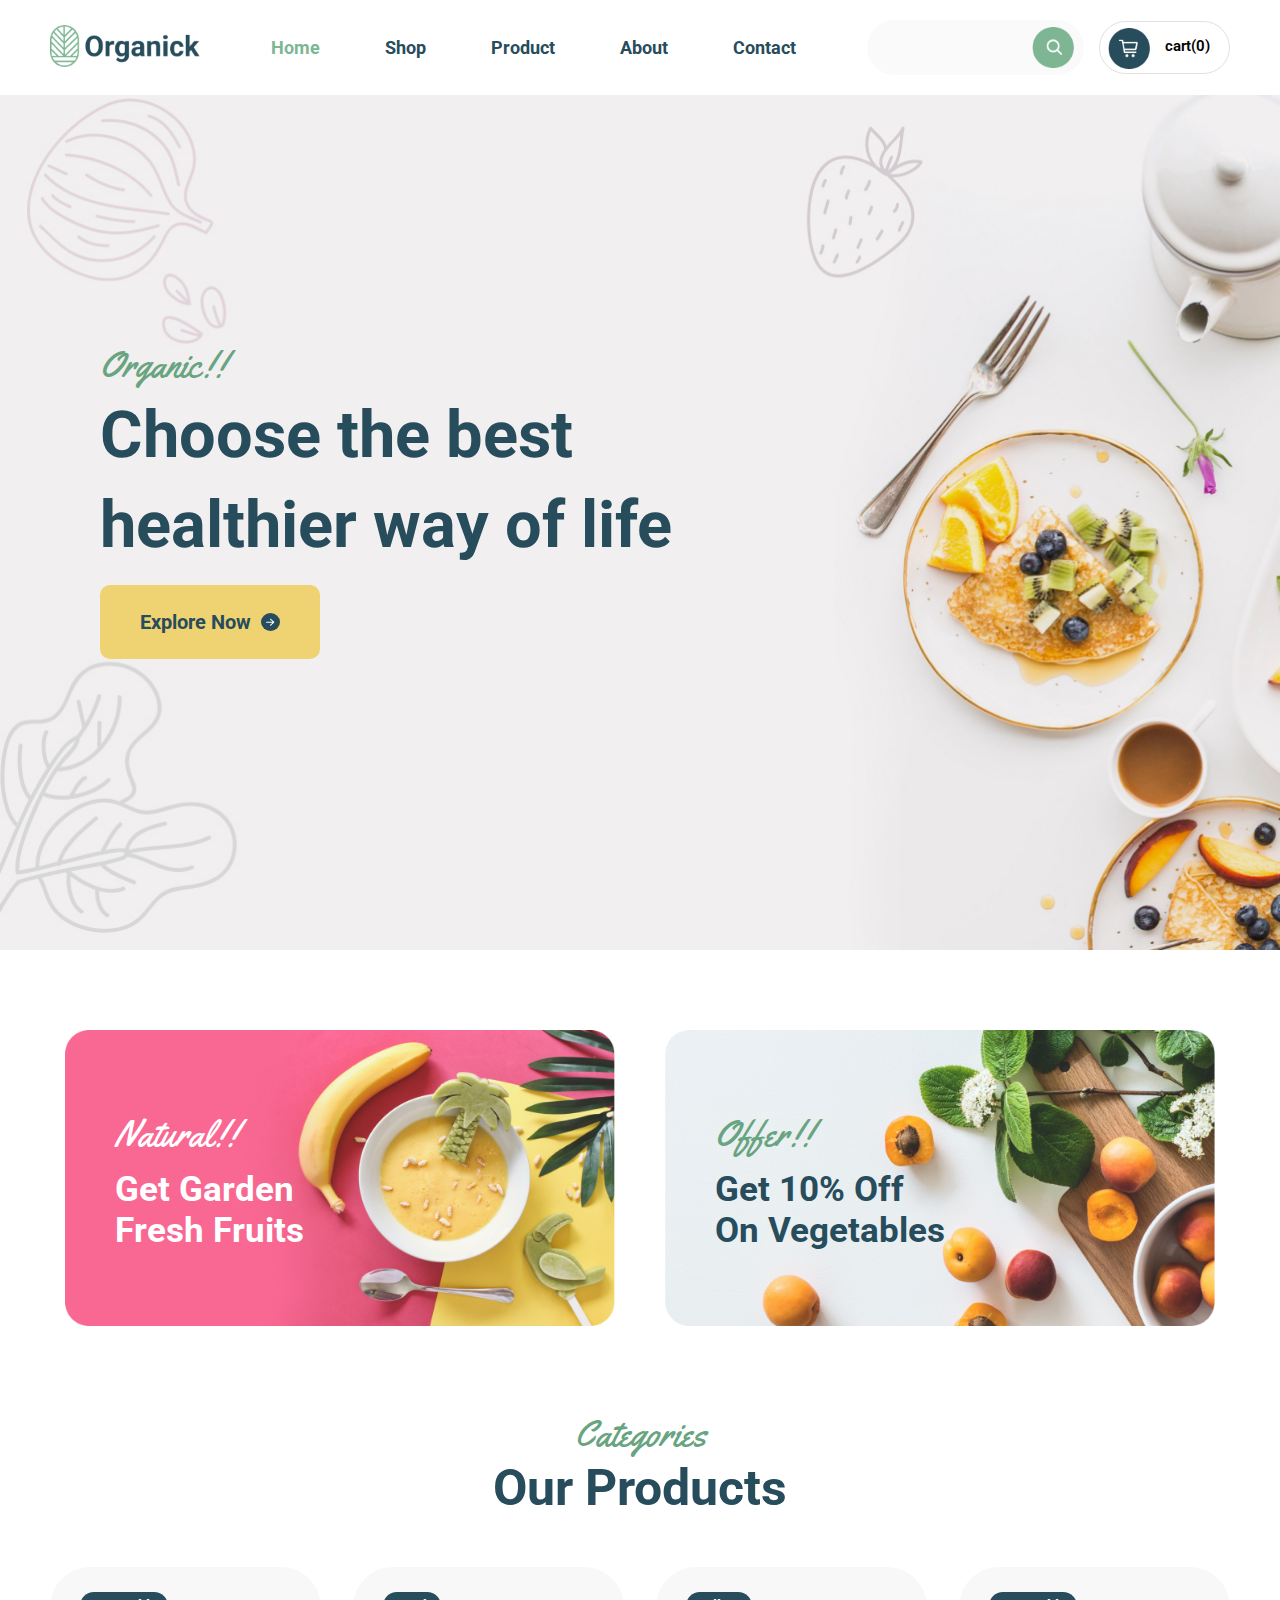
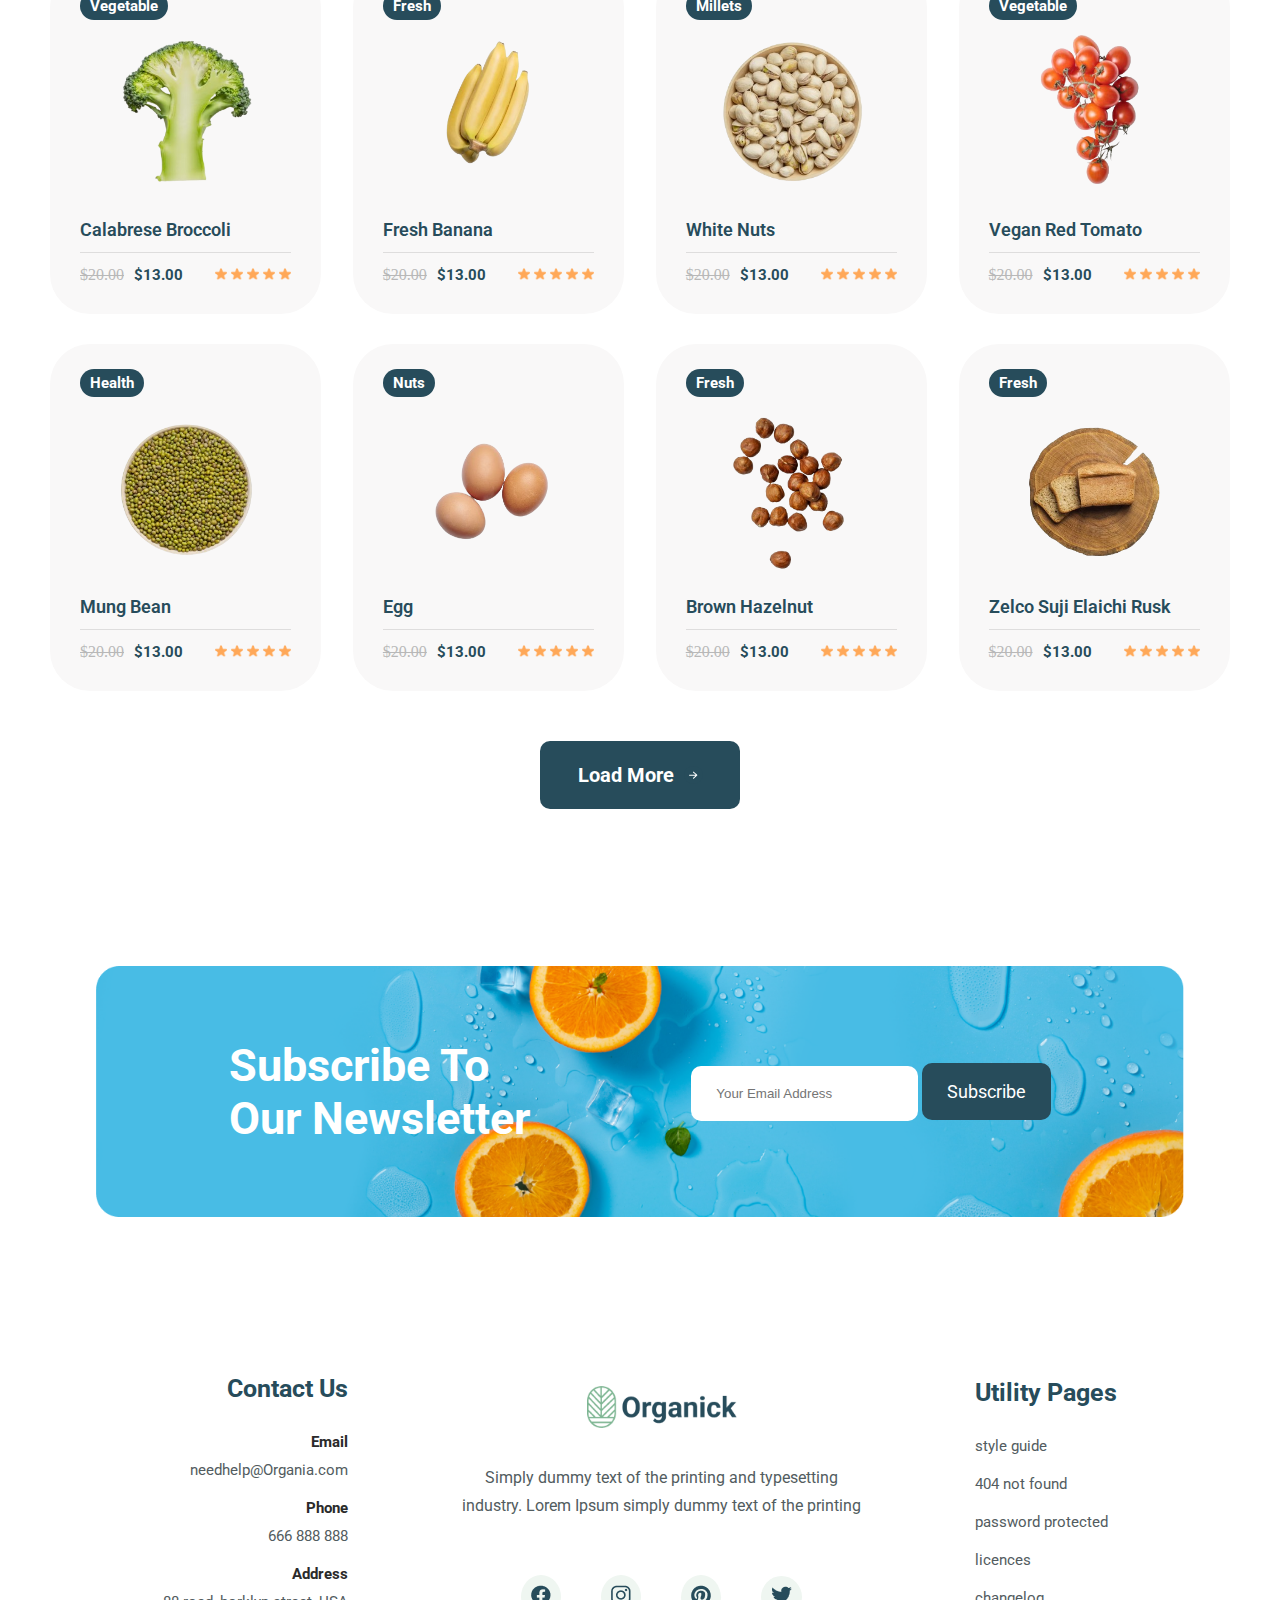
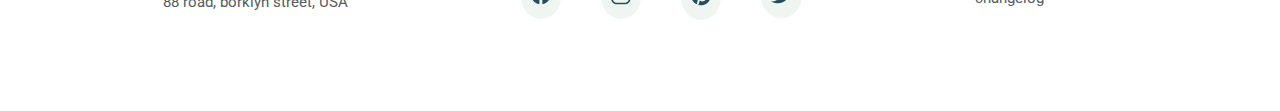
<file: index.html>
<!DOCTYPE html>
<html lang="en">
<head>
    <meta charset="UTF-8">
    <meta name="viewport" content="width=device-width, initial-scale=1.0">
    <title>Home</title>
    <link rel="stylesheet" href="style.css">
    <link rel="stylesheet" href="responsive.css">
</head>
<body>
   <header>
      <div class="logo">
          <a href="#"><img src="images/header&footer/Logo.png" alt="logo"></a>
      </div>
      <div class="nav">
          <ul>
              <li class="active"><a href="index.html">home</a></li>
              <li><a href="shop.html">shop</a></li>
              <li><a href="singleshop.html">product</a></li>
              <li><a href="about.html">about</a></li>
              <li><a href="index.html">contact</a></li>
              <li class="close"><img src="images/close.png" alt=""></li>
          </ul>
      </div>
      <div class="shopping-details">
          <div class="search">
              <input type="search" id="search-input">
              <img src="images/header&footer/icon-search.png" alt="" id="search-icon">
          </div>

          <div class="card">
              <img src="images/header&footer/icon-card.png" alt="" id="card-icon">
              <input type="button" value="cart(0)" id="card-input"> 
          </div>
          <div class="bar">
             <img src="images/menu.png" alt="">
          </div>
      </div>
  </header>

    <!-- first-section -->
    <div class="hero-section">
        <small>organic!!</small>
        <h1>Choose the best healthier way of life</h1>
        <button>explore now  <img src="images/arrow.png"></button>
    </div>

    <!-- second section -->
    <div class="home-second-section">
        <div class="natural">
            <small>natural!!</small>
            <h4>get garden fresh fruits</h4>
        </div>
        <div class="offer">
            <small>offer!!</small>
            <h4>get 10% off on vegetables</h4>
        </div>
    </div>

    <!-- product section -->
   <div class="our-products-container">
      <small>categories</small>
      <h3>our products</h3>
    <div class="products-container">
        <div class="pro">
            <span>vegetable</span>
            <img src="images/products/1.png" alt="vegetable">
            <h4>Calabrese Broccoli</h4>
              <div class="pro-details">
                 <div class="price">
                   <del>$20.00</del>
                   <h6>$13.00</h6>
                  </div>
                 <div class="ratings">
                    <img src="images/star.png" alt="star">
                    <img src="images/star.png" alt="star">
                    <img src="images/star.png" alt="star">
                    <img src="images/star.png" alt="star">
                    <img src="images/star.png" alt="star">
                 </div>
            </div>
         </div>

         <div class="pro">
            <span>Fresh</span>
            <img src="images/products/2.png" alt="vegetable">
            <h4>Fresh Banana</h4>
              <div class="pro-details">
                 <div class="price">
                   <del>$20.00</del>
                   <h6>$13.00</h6>
                  </div>
                 <div class="ratings">
                    <img src="images/star.png" alt="star">
                    <img src="images/star.png" alt="star">
                    <img src="images/star.png" alt="star">
                    <img src="images/star.png" alt="star">
                    <img src="images/star.png" alt="star">
                 </div>
            </div>
         </div>

         <div class="pro">
            <span>millets</span>
            <img src="images/products/3.png" alt="vegetable">
            <h4>white nuts</h4>
              <div class="pro-details">
                 <div class="price">
                   <del>$20.00</del>
                   <h6>$13.00</h6>
                  </div>
                 <div class="ratings">
                    <img src="images/star.png" alt="star">
                    <img src="images/star.png" alt="star">
                    <img src="images/star.png" alt="star">
                    <img src="images/star.png" alt="star">
                    <img src="images/star.png" alt="star">
                 </div>
            </div>
         </div>

         <div class="pro">
            <span>vegetable</span>
            <img src="images/products/4.png" alt="vegetable">
            <h4>vegan red tomato</h4>
              <div class="pro-details">
                 <div class="price">
                   <del>$20.00</del>
                   <h6>$13.00</h6>
                  </div>
                 <div class="ratings">
                    <img src="images/star.png" alt="star">
                    <img src="images/star.png" alt="star">
                    <img src="images/star.png" alt="star">
                    <img src="images/star.png" alt="star">
                    <img src="images/star.png" alt="star">
                 </div>
            </div>
         </div>

         <div class="pro">
            <span>health</span>
            <img src="images/products/5.png" alt="vegetable">
            <h4>mung bean</h4>
              <div class="pro-details">
                 <div class="price">
                   <del>$20.00</del>
                   <h6>$13.00</h6>
                  </div>
                 <div class="ratings">
                    <img src="images/star.png" alt="star">
                    <img src="images/star.png" alt="star">
                    <img src="images/star.png" alt="star">
                    <img src="images/star.png" alt="star">
                    <img src="images/star.png" alt="star">
                 </div>
            </div>
         </div>

         <div class="pro">
            <span>nuts</span>
            <img src="images/products/6.png" alt="vegetable">
            <h4>egg</h4>
              <div class="pro-details">
                 <div class="price">
                   <del>$20.00</del>
                   <h6>$13.00</h6>
                  </div>
                 <div class="ratings">
                    <img src="images/star.png" alt="star">
                    <img src="images/star.png" alt="star">
                    <img src="images/star.png" alt="star">
                    <img src="images/star.png" alt="star">
                    <img src="images/star.png" alt="star">
                 </div>
            </div>
         </div>

         <div class="pro">
            <span>fresh</span>
            <img src="images/products/7.png" alt="vegetable">
            <h4>brown hazelnut</h4>
              <div class="pro-details">
                 <div class="price">
                   <del>$20.00</del>
                   <h6>$13.00</h6>
                  </div>
                 <div class="ratings">
                    <img src="images/star.png" alt="star">
                    <img src="images/star.png" alt="star">
                    <img src="images/star.png" alt="star">
                    <img src="images/star.png" alt="star">
                    <img src="images/star.png" alt="star">
                 </div>
            </div>
         </div>

         <div class="pro">
            <span>fresh</span>
            <img src="images/products/8.png" alt="vegetable">
            <h4>Zelco Suji Elaichi Rusk</h4>
              <div class="pro-details">
                 <div class="price">
                   <del>$20.00</del>
                   <h6>$13.00</h6>
                  </div>
                 <div class="ratings">
                    <img src="images/star.png" alt="star">
                    <img src="images/star.png" alt="star">
                    <img src="images/star.png" alt="star">
                    <img src="images/star.png" alt="star">
                    <img src="images/star.png" alt="star">
                 </div>
            </div>
         </div>
    </div>
    <div class="btn">
    <button class="normal">load more <img src="images/arrow.png" alt=""></button>
    </div>
   </div>

   <!-- news letter -->
     <div class="newsletter">
        <h3>subscribe to our newsletter</h3>
        <div class="subscribe">
          <input type="email" placeholder="Your Email Address">
          <button>subscribe</button>
        </div>
      </div>

   <!--  footer-->
    <div class="footer">
        <div class="footer-contact-us">
           <h3>contact us</h3>
            <div class="contact-details">
               <h5>Email</h5>
               <a href="mailto:Email needhelp@Organia.com">needhelp@Organia.com</a>
            </div>
            <div class="contact-details">
              <h5>Phone</h5>
              <a href="tel:666 888 888">666 888 888</a>
           </div>
           <div class="contact-details">
              <h5>Address</h5>
              <a href="">88 road, borklyn street, USA</a>
           </div>
        </div>
        <div class="footer-organic">
          <h3><img src="images/header&footer/Logo.png" alt=""></h3>
          <p>Simply dummy text of the printing and typesetting industry. Lorem Ipsum simply dummy text of the printing </p>
          <div class="social-icons">
             <div class="icon">
              <img src="images/header&footer/Fb.png" alt="">
             </div>
             <div class="icon">
              <img src="images/header&footer/Insta.png" alt="">
             </div>
             <div class="icon">
              <img src="images/header&footer/Pintrest.png" alt="">
             </div>
             <div class="icon">
              <img src="images/header&footer/twitter.png" alt="">
             </div>
          </div>
        </div>
        <div class="footer-utility-pages">
             <h3>utility pages</h3>
  
             <a href="">style guide</a>
             <a href="">404 not found</a>
             <a href="">password protected</a>
             <a href="">licences</a>
             <a href="">changelog</a>
        </div>
    </div>
<script src="jquery.js"></script>
<script src="script.js"></script>
</body>
</html>
</file>
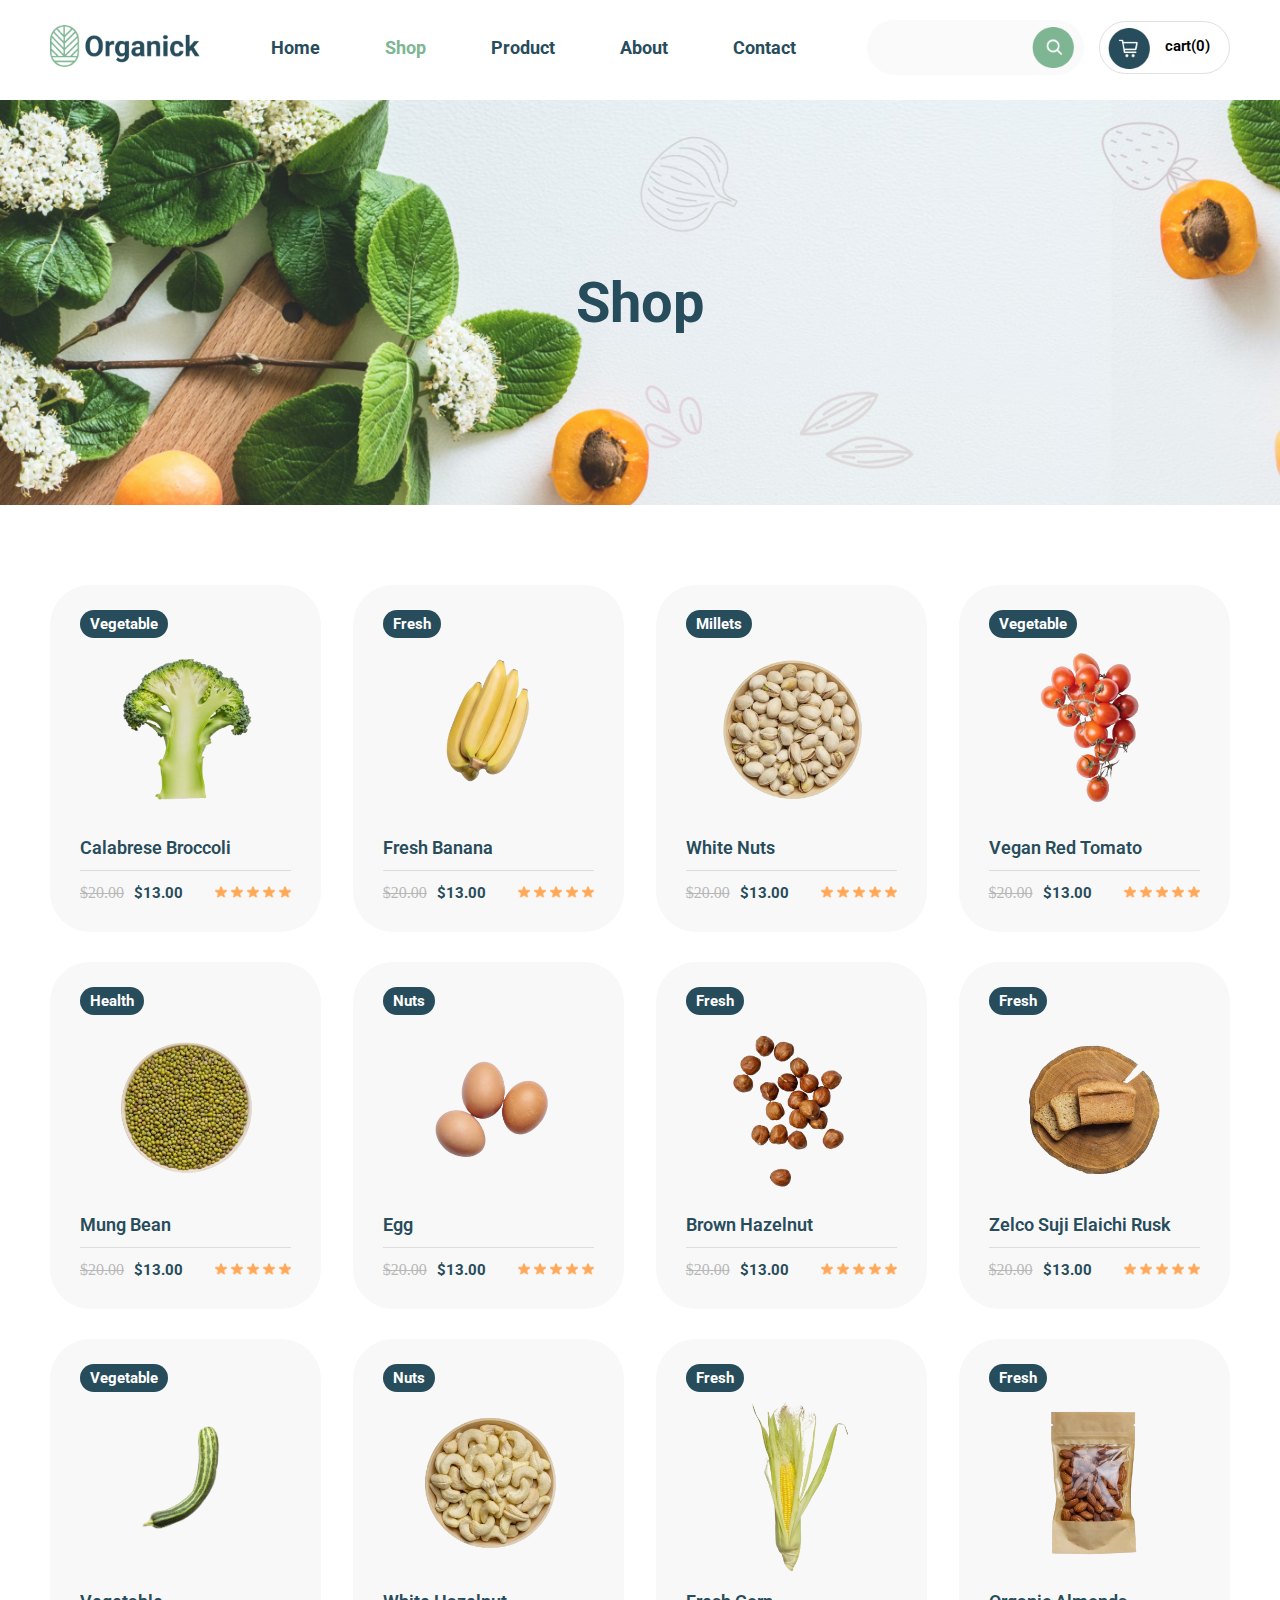
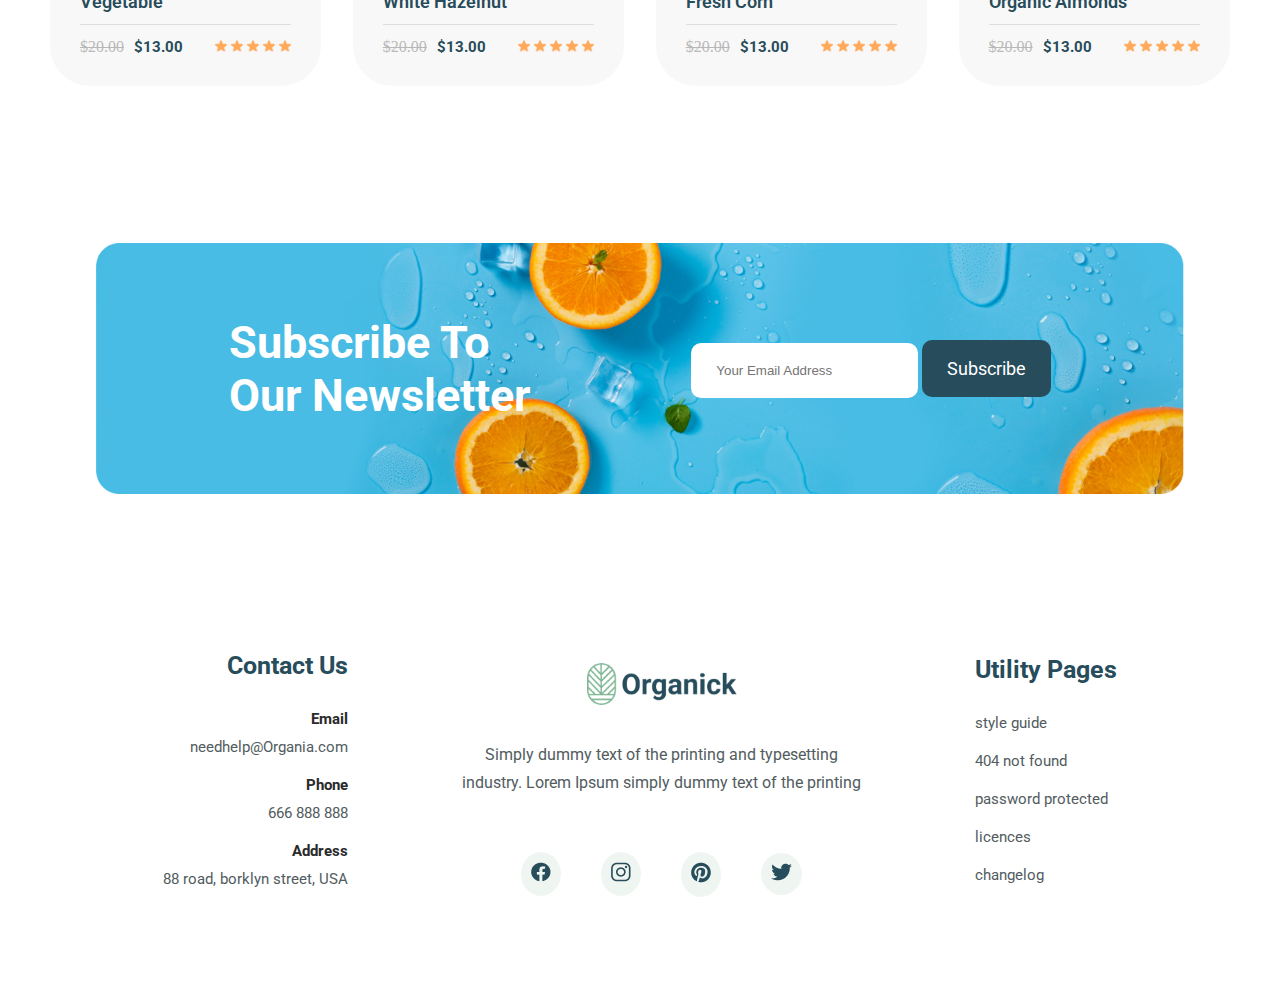
<file: shop.html>
<!DOCTYPE html>
<html lang="en">
<head>
    <meta charset="UTF-8">
    <meta name="viewport" content="width=device-width, initial-scale=1.0">
    <title>Shop</title>
    <link rel="stylesheet" href="style.css">
    <link rel="stylesheet" href="responsive.css">
</head>
<body>
   <header>
      <div class="logo">
         <a href="#"><img src="images/header&footer/Logo.png" alt="logo"></a>
      </div>
      <div class="nav">
          <ul>
              <li><a href="index.html">home</a></li>
              <li class="active"><a href="shop.html">shop</a></li>
              <li><a href="singleshop.html">product</a></li>
              <li><a href="about.html">about</a></li>
              <li><a href="index.html">contact</a></li>
              <li class="close"><img src="images/close.png" alt=""></li>
          </ul>
      </div>
      <div class="shopping-details">
          <div class="search">
              <input type="search" id="search-input">
              <img src="images/header&footer/icon-search.png" alt="" id="search-icon">
          </div>

          <div class="card">
              <img src="images/header&footer/icon-card.png" alt="" id="card-icon">
              <input type="button" value="cart(0)" id="card-input"> 
          </div>
          <div class="bar">
             <img src="images/menu.png" alt="">
          </div>
      </div>
  </header>
     <!-- first section -->
    <div class="shop-banner banner">
      <h3>Shop</h3>
    </div>

    <!-- second section -->
    <div class="our-products-container">
    <div class="products-container">

        <div class="pro" onclick="window.location.href='singleshop.html';">
            <span>vegetable</span>
            <img src="images/products/1.png" alt="vegetable">
            <h4>Calabrese Broccoli</h4>
              <div class="pro-details">
                 <div class="price">
                   <del>$20.00</del>
                   <h6>$13.00</h6>
                  </div>
                 <div class="ratings">
                    <img src="images/star.png" alt="star">
                    <img src="images/star.png" alt="star">
                    <img src="images/star.png" alt="star">
                    <img src="images/star.png" alt="star">
                    <img src="images/star.png" alt="star">
                 </div>
            </div>
         </div>

         <div class="pro">
            <span>Fresh</span>
            <img src="images/products/2.png" alt="vegetable">
            <h4>Fresh Banana</h4>
              <div class="pro-details">
                 <div class="price">
                   <del>$20.00</del>
                   <h6>$13.00</h6>
                  </div>
                 <div class="ratings">
                    <img src="images/star.png" alt="star">
                    <img src="images/star.png" alt="star">
                    <img src="images/star.png" alt="star">
                    <img src="images/star.png" alt="star">
                    <img src="images/star.png" alt="star">
                 </div>
            </div>
         </div>

         <div class="pro">
            <span>millets</span>
            <img src="images/products/3.png" alt="vegetable">
            <h4>white nuts</h4>
              <div class="pro-details">
                 <div class="price">
                   <del>$20.00</del>
                   <h6>$13.00</h6>
                  </div>
                 <div class="ratings">
                    <img src="images/star.png" alt="star">
                    <img src="images/star.png" alt="star">
                    <img src="images/star.png" alt="star">
                    <img src="images/star.png" alt="star">
                    <img src="images/star.png" alt="star">
                 </div>
            </div>
         </div>

         <div class="pro">
            <span>vegetable</span>
            <img src="images/products/4.png" alt="vegetable">
            <h4>vegan red tomato</h4>
              <div class="pro-details">
                 <div class="price">
                   <del>$20.00</del>
                   <h6>$13.00</h6>
                  </div>
                 <div class="ratings">
                    <img src="images/star.png" alt="star">
                    <img src="images/star.png" alt="star">
                    <img src="images/star.png" alt="star">
                    <img src="images/star.png" alt="star">
                    <img src="images/star.png" alt="star">
                 </div>
            </div>
         </div>

         <div class="pro">
            <span>health</span>
            <img src="images/products/5.png" alt="vegetable">
            <h4>mung bean</h4>
              <div class="pro-details">
                 <div class="price">
                   <del>$20.00</del>
                   <h6>$13.00</h6>
                  </div>
                 <div class="ratings">
                    <img src="images/star.png" alt="star">
                    <img src="images/star.png" alt="star">
                    <img src="images/star.png" alt="star">
                    <img src="images/star.png" alt="star">
                    <img src="images/star.png" alt="star">
                 </div>
            </div>
         </div>

         <div class="pro">
            <span>nuts</span>
            <img src="images/products/6.png" alt="vegetable">
            <h4>egg</h4>
              <div class="pro-details">
                 <div class="price">
                   <del>$20.00</del>
                   <h6>$13.00</h6>
                  </div>
                 <div class="ratings">
                    <img src="images/star.png" alt="star">
                    <img src="images/star.png" alt="star">
                    <img src="images/star.png" alt="star">
                    <img src="images/star.png" alt="star">
                    <img src="images/star.png" alt="star">
                 </div>
            </div>
         </div>

         <div class="pro">
            <span>fresh</span>
            <img src="images/products/7.png" alt="vegetable">
            <h4>brown hazelnut</h4>
              <div class="pro-details">
                 <div class="price">
                   <del>$20.00</del>
                   <h6>$13.00</h6>
                  </div>
                 <div class="ratings">
                    <img src="images/star.png" alt="star">
                    <img src="images/star.png" alt="star">
                    <img src="images/star.png" alt="star">
                    <img src="images/star.png" alt="star">
                    <img src="images/star.png" alt="star">
                 </div>
            </div>
         </div>

         <div class="pro">
            <span>fresh</span>
            <img src="images/products/8.png" alt="vegetable">
            <h4>Zelco Suji Elaichi Rusk</h4>
              <div class="pro-details">
                 <div class="price">
                   <del>$20.00</del>
                   <h6>$13.00</h6>
                  </div>
                 <div class="ratings">
                    <img src="images/star.png" alt="star">
                    <img src="images/star.png" alt="star">
                    <img src="images/star.png" alt="star">
                    <img src="images/star.png" alt="star">
                    <img src="images/star.png" alt="star">
                 </div>
            </div>
         </div>

         <div class="pro">
            <span>vegetable</span>
            <img src="images/products/9.png" alt="vegetable">
            <h4>vegetable</h4>
              <div class="pro-details">
                 <div class="price">
                   <del>$20.00</del>
                   <h6>$13.00</h6>
                  </div>
                 <div class="ratings">
                    <img src="images/star.png" alt="star">
                    <img src="images/star.png" alt="star">
                    <img src="images/star.png" alt="star">
                    <img src="images/star.png" alt="star">
                    <img src="images/star.png" alt="star">
                 </div>
            </div>
         </div>

         <div class="pro">
            <span>nuts</span>
            <img src="images/products/10.png" alt="vegetable">
            <h4>white hazelnut</h4>
              <div class="pro-details">
                 <div class="price">
                   <del>$20.00</del>
                   <h6>$13.00</h6>
                  </div>
                 <div class="ratings">
                    <img src="images/star.png" alt="star">
                    <img src="images/star.png" alt="star">
                    <img src="images/star.png" alt="star">
                    <img src="images/star.png" alt="star">
                    <img src="images/star.png" alt="star">
                 </div>
            </div>
         </div>


    <div class="pro">
        <span>fresh</span>
        <img src="images/products/11.png" alt="vegetable">
        <h4>fresh corn</h4>
          <div class="pro-details">
             <div class="price">
               <del>$20.00</del>
               <h6>$13.00</h6>
              </div>
             <div class="ratings">
                <img src="images/star.png" alt="star">
                <img src="images/star.png" alt="star">
                <img src="images/star.png" alt="star">
                <img src="images/star.png" alt="star">
                <img src="images/star.png" alt="star">
             </div>
        </div>
     </div>

     <div class="pro">
        <span>fresh</span>
        <img src="images/products/12.png" alt="vegetable">
        <h4>organic almonds</h4>
          <div class="pro-details">
             <div class="price">
               <del>$20.00</del>
               <h6>$13.00</h6>
              </div>
             <div class="ratings">
                <img src="images/star.png" alt="star">
                <img src="images/star.png" alt="star">
                <img src="images/star.png" alt="star">
                <img src="images/star.png" alt="star">
                <img src="images/star.png" alt="star">
             </div>
        </div>
     </div>
    </div>
    </div>
     <!-- news letter -->
     <div class="newsletter">
       <h3>subscribe to our newsletter</h3>
       <div class="subscribe">
         <input type="email" placeholder="Your Email Address">
         <button>subscribe</button>
       </div>
     </div>

     <!-- footer -->
     <div class="footer">
      <div class="footer-contact-us">
         <h3>contact us</h3>
          <div class="contact-details">
             <h5>Email</h5>
             <a href="mailto:Email needhelp@Organia.com">needhelp@Organia.com</a>
          </div>
          <div class="contact-details">
            <h5>Phone</h5>
            <a href="tel:666 888 888">666 888 888</a>
         </div>
         <div class="contact-details">
            <h5>Address</h5>
            <a href="">88 road, borklyn street, USA</a>
         </div>
      </div>
      <div class="footer-organic">
        <h3><img src="images/header&footer/Logo.png" alt=""></h3>
        <p>Simply dummy text of the printing and typesetting industry. Lorem Ipsum simply dummy text of the printing </p>
        <div class="social-icons">
           <div class="icon">
            <img src="images/header&footer/Fb.png" alt="">
           </div>
           <div class="icon">
            <img src="images/header&footer/Insta.png" alt="">
           </div>
           <div class="icon">
            <img src="images/header&footer/Pintrest.png" alt="">
           </div>
           <div class="icon">
            <img src="images/header&footer/twitter.png" alt="">
           </div>
        </div>
      </div>
      <div class="footer-utility-pages">
           <h3>utility pages</h3>

           <a href="">style guide</a>
           <a href="">404 not found</a>
           <a href="">password protected</a>
           <a href="">licences</a>
           <a href="">changelog</a>
      </div>
     </div>
<script src="jquery.js"></script>
<script src="script.js"></script>
</body>
</html>
</file>
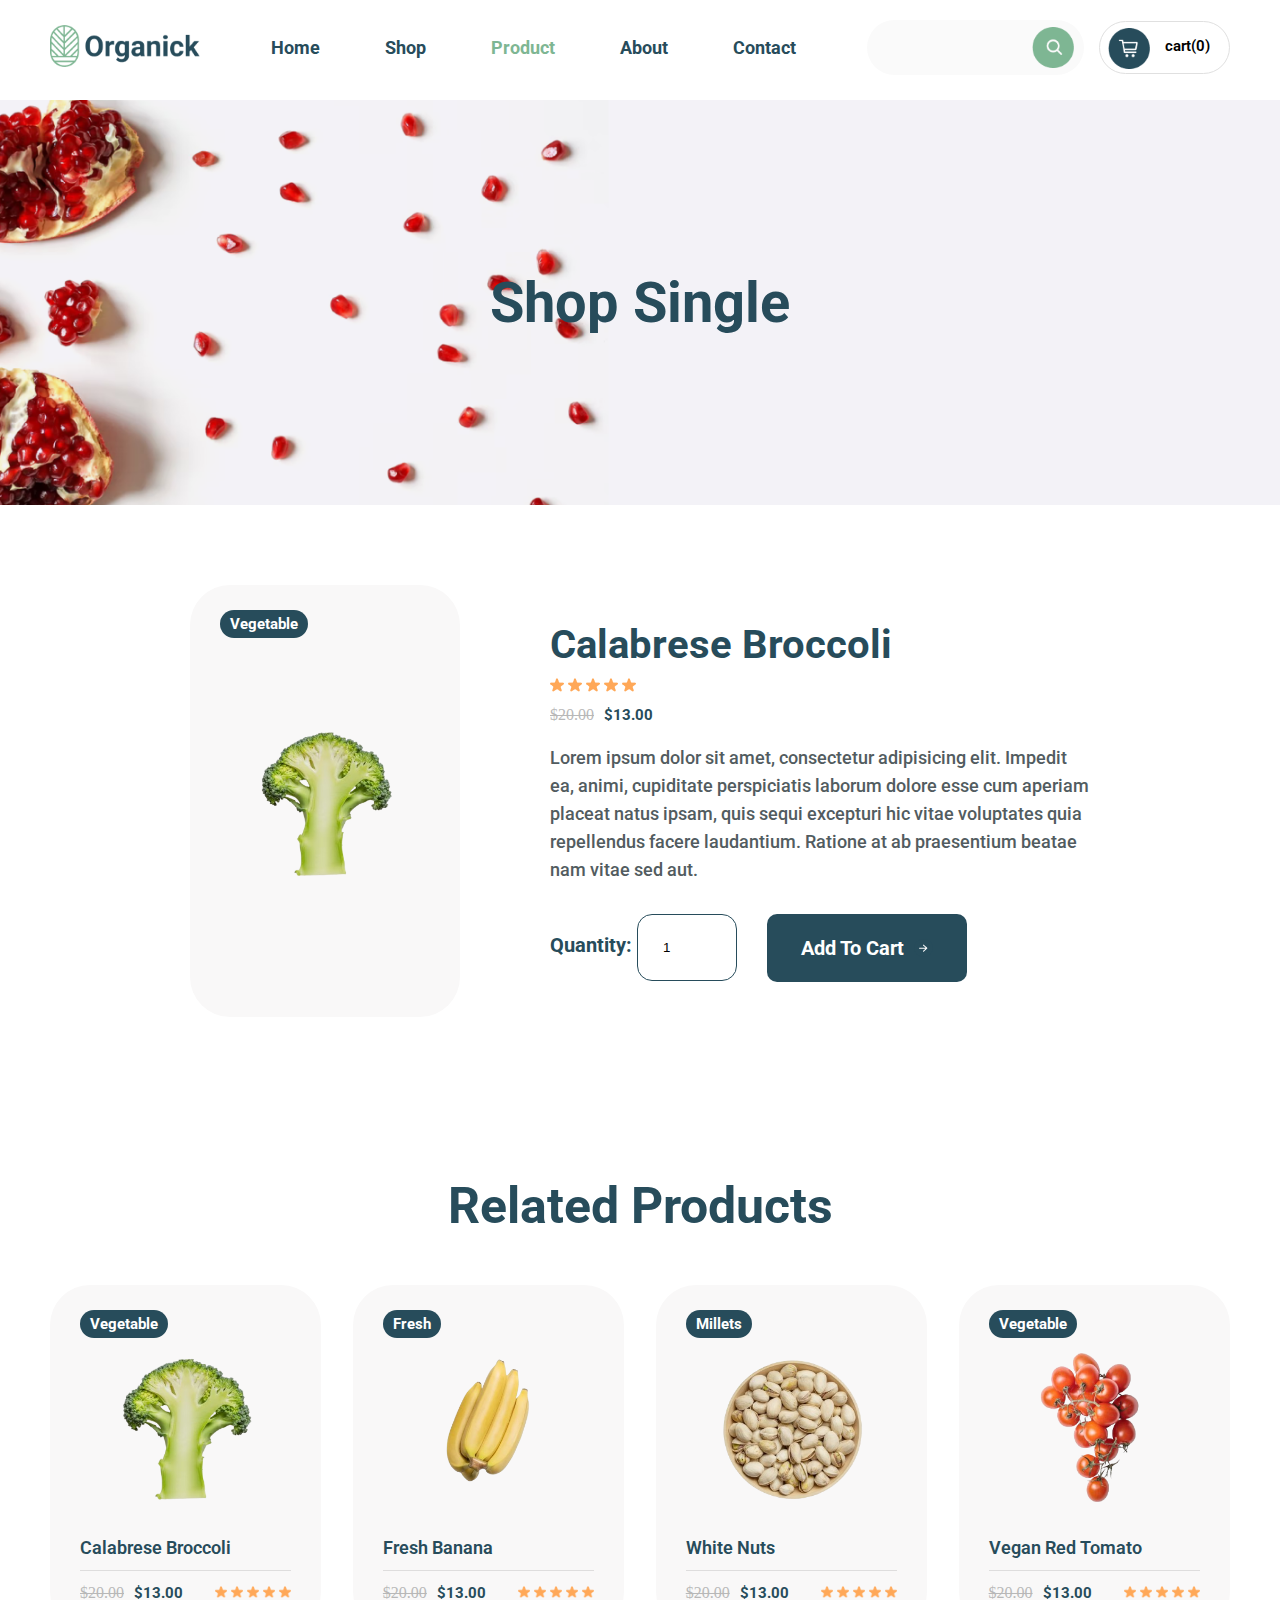
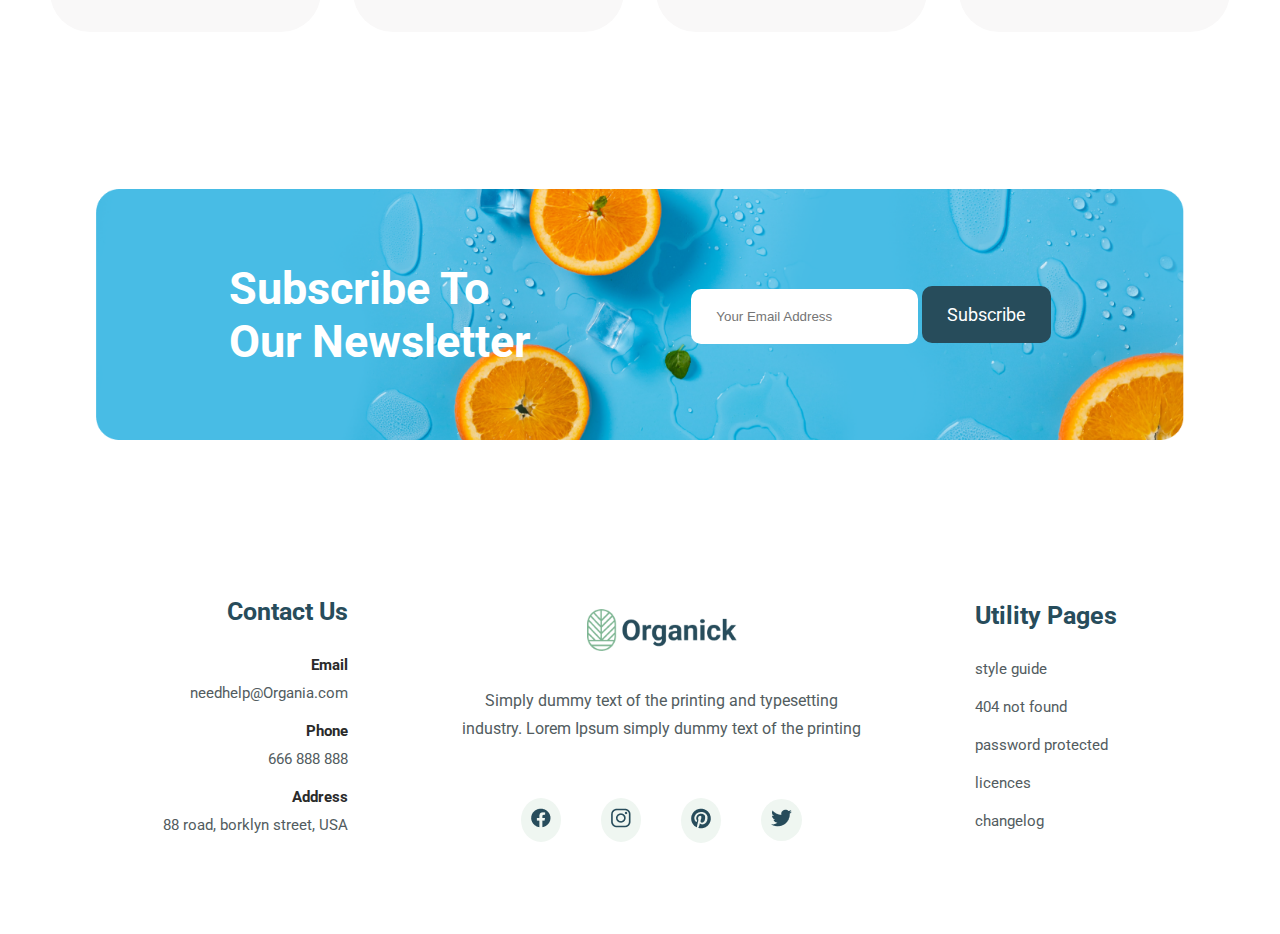
<file: singleshop.html>
<!DOCTYPE html>
<html lang="en">
<head>
    <meta charset="UTF-8">
    <meta name="viewport" content="width=device-width, initial-scale=1.0">
    <title>single shop</title>
    <link rel="stylesheet" href="style.css">
    <link rel="stylesheet" href="responsive.css">
</head>
<body>
    <header>
        <div class="logo">
            <a href="#"><img src="images/header&footer/Logo.png" alt="logo"></a>
        </div>
        <div class="nav">
            <ul>
                <li><a href="index.html">home</a></li>
                <li><a href="shop.html">shop</a></li>
                <li class="active"><a href="singleshop.html">product</a></li>
                <li><a href="about.html">about</a></li>
                <li><a href="index.html">contact</a></li>
                <li class="close"><img src="images/close.png" alt=""></li>
            </ul>
        </div>
        <div class="shopping-details">
            <div class="search">
                <input type="search" id="search-input">
                <img src="images/header&footer/icon-search.png" alt="" id="search-icon">
            </div>
  
            <div class="card">
                <img src="images/header&footer/icon-card.png" alt="" id="card-icon">
                <input type="button" value="cart(0)" id="card-input"> 
            </div>
            <div class="bar">
               <img src="images/menu.png" alt="">
            </div>
        </div>
    </header>
    <!-- first section -->
    <div class="single-shop-banner banner">
        <h3>shop single</h3>
    </div>
    <!-- single product details -->
    <div class="single-product-details">
        <div class="product-img">
           <span>vegetable</span> 
           <img src="images/products/1.png" alt="">
        </div>
        <div class="product-description">
            <h4>Calabrese Broccoli</h4>
            <div class="reviews">
                <img src="images/star.png" alt="">
                <img src="images/star.png" alt="">
                <img src="images/star.png" alt="">
                <img src="images/star.png" alt="">
                <img src="images/star.png" alt="">
            </div>
            <div class="price">
                <del>$20.00</del>
                <h6>$13.00</h6>
            </div>
            <p>Lorem ipsum dolor sit amet, consectetur adipisicing elit. Impedit ea, animi, cupiditate perspiciatis laborum dolore esse cum aperiam placeat natus ipsam, quis sequi excepturi hic vitae voluptates quia repellendus facere laudantium. Ratione at ab praesentium beatae nam vitae sed aut.</p>
            <div class="cart">
            <span>quantity: <input type="number" value="1" id="quantity"></span>
            <button class="normal">add to cart <img src="images/arrow.png" alt=""></button>
            </div>
        </div>
    </div>
    <!-- related products -->
    <div class="our-products-container">
        <h3>related products</h3>
        <div class="products-container">
    
            <div class="pro">
                <span>vegetable</span>
                <img src="images/products/1.png" alt="vegetable">
                <h4>Calabrese Broccoli</h4>
                  <div class="pro-details">
                     <div class="price">
                       <del>$20.00</del>
                       <h6>$13.00</h6>
                      </div>
                     <div class="ratings">
                        <img src="images/star.png" alt="star">
                        <img src="images/star.png" alt="star">
                        <img src="images/star.png" alt="star">
                        <img src="images/star.png" alt="star">
                        <img src="images/star.png" alt="star">
                     </div>
                </div>
             </div>
    
             <div class="pro">
                <span>Fresh</span>
                <img src="images/products/2.png" alt="vegetable">
                <h4>Fresh Banana</h4>
                  <div class="pro-details">
                     <div class="price">
                       <del>$20.00</del>
                       <h6>$13.00</h6>
                      </div>
                     <div class="ratings">
                        <img src="images/star.png" alt="star">
                        <img src="images/star.png" alt="star">
                        <img src="images/star.png" alt="star">
                        <img src="images/star.png" alt="star">
                        <img src="images/star.png" alt="star">
                     </div>
                </div>
             </div>
    
             <div class="pro">
                <span>millets</span>
                <img src="images/products/3.png" alt="vegetable">
                <h4>white nuts</h4>
                  <div class="pro-details">
                     <div class="price">
                       <del>$20.00</del>
                       <h6>$13.00</h6>
                      </div>
                     <div class="ratings">
                        <img src="images/star.png" alt="star">
                        <img src="images/star.png" alt="star">
                        <img src="images/star.png" alt="star">
                        <img src="images/star.png" alt="star">
                        <img src="images/star.png" alt="star">
                     </div>
                </div>
             </div>
    
             <div class="pro">
                <span>vegetable</span>
                <img src="images/products/4.png" alt="vegetable">
                <h4>vegan red tomato</h4>
                  <div class="pro-details">
                     <div class="price">
                       <del>$20.00</del>
                       <h6>$13.00</h6>
                      </div>
                     <div class="ratings">
                        <img src="images/star.png" alt="star">
                        <img src="images/star.png" alt="star">
                        <img src="images/star.png" alt="star">
                        <img src="images/star.png" alt="star">
                        <img src="images/star.png" alt="star">
                     </div>
                </div>
             </div>
        </div>
    </div>   
    <!-- news letter -->
    <div class="newsletter">
        <h3>subscribe to our newsletter</h3>
        <div class="subscribe">
          <input type="email" placeholder="Your Email Address">
          <button>subscribe</button>
        </div>
    </div> 
    <!-- footer -->
    <div class="footer">
       <div class="footer-contact-us">
          <h3>contact us</h3>
           <div class="contact-details">
              <h5>Email</h5>
              <a href="mailto:Email needhelp@Organia.com">needhelp@Organia.com</a>
           </div>
           <div class="contact-details">
             <h5>Phone</h5>
             <a href="tel:666 888 888">666 888 888</a>
          </div>
          <div class="contact-details">
             <h5>Address</h5>
             <a href="">88 road, borklyn street, USA</a>
          </div>
       </div>
       <div class="footer-organic">
         <h3><img src="images/header&footer/Logo.png" alt=""></h3>
         <p>Simply dummy text of the printing and typesetting industry. Lorem Ipsum simply dummy text of the printing </p>
         <div class="social-icons">
            <div class="icon">
             <img src="images/header&footer/Fb.png" alt="">
            </div>
            <div class="icon">
             <img src="images/header&footer/Insta.png" alt="">
            </div>
            <div class="icon">
             <img src="images/header&footer/Pintrest.png" alt="">
            </div>
            <div class="icon">
             <img src="images/header&footer/twitter.png" alt="">
            </div>
         </div>
       </div>
       <div class="footer-utility-pages">
            <h3>utility pages</h3>
 
            <a href="">style guide</a>
            <a href="">404 not found</a>
            <a href="">password protected</a>
            <a href="">licences</a>
            <a href="">changelog</a>
       </div>
    </div>
<script src="jquery.js"></script>
 <script src="script.js"></script>
</body>
</html>
</file>
<file: style.css>
@import url('https://fonts.googleapis.com/css2?family=Roboto:wght@400;500;700&family=Yellowtail&display=swap');

*{
    margin: 0;
    padding: 0;
    box-sizing: border-box;
/* font-family: 'Roboto', sans-serif;
    font-family: 'Yellowtail', cursive;*/
}
header{
    width: 100%;
    display: flex;
    align-items: center;
    justify-content: space-between;
    padding: 20px 100px;
    position: fixed;
    top: 0;
    left: 0;
    background-color: #fff;
}
.nav ul{
    display: flex;
    gap: 85px;
    list-style-type: none;
}
.close{
    display: none;
}
.bar{
    display: none;
}
.nav ul li a{
    font-family: 'Roboto', sans-serif;
    font-weight: 700;
    font-size: 20px;
    color: #274C5B;
    text-decoration: none;
    text-transform: capitalize;
    cursor: pointer;
}
.nav ul li.active a{
    color: #7EB693;
}
.shopping-details{
    display: flex;
    align-items: center;
    gap: 15px;
}
.search,.card{
    display: flex;
    position: relative;
    /* search icon ku */
}
#search-input{
    padding: 25px 60px;
    background-color: #FAFAFA;
    border: none;
    border-radius: 40px;
}
#search-icon{
    position: absolute;
    right: 10px;
    top: 4px;
}
#card-input{
    font-family: 'Roboto', sans-serif;
    font-weight: 600;
    font-size: 18px;
    padding: 25px 25px 25px 70px;
    border: 1px solid #E0E0E0;
    background: transparent;
    border-radius: 40px;
}
#card-icon{
    position: absolute;
    left:7px;
    top: 8px;
}
/* herosection */
.hero-section{
    width: 100%;
    height: 100vh;
    background-image: url("images/banner/herosection.jpg");
    background-repeat: no-repeat;
    background-size: cover;
    display: flex;
    justify-content: center;
    flex-direction: column;
    padding: 0px 200px;
    margin-top: 50px;
}
small{
    font-family: 'Yellowtail', cursive;
    font-weight: 400;
    font-size: 36px;
    color: #68A47F;
    text-transform: capitalize;
}
h1{
    font-family: 'Roboto', sans-serif;
    font-weight: 700;
    font-size: 85px;
    color: #274C5B;
    width: 650px;
    line-height: 101px;
    padding-bottom: 15px;
}
.hero-section button{
    font-family: 'Roboto', sans-serif;
    font-weight: 700;
    font-size: 20px;
    color: #274C5B;
    background-color: #EFD372;
    width: 260px;
    padding: 25px 35px;
    border-radius: 10px;
    border: none;
    text-transform: capitalize;
    cursor: pointer;
    display: flex;
    align-items: center;
    justify-content: center;
    gap: 10px;
    transition: .5s;
}
.hero-section button img{
    padding: 5px;
    background-color: #274C5B;
    border-radius: 50%;
    transition: .5s;
}
.hero-section button:hover{
    background-color: #274C5B;
    transform: translateY(-7px);
    color: #fff;
}
.hero-section button:hover img{
    transform: translateX(15px);
}

/* second-section */
.home-second-section{
    display: flex;
    align-items: center;
    justify-content: center;
    gap: 50px;
    padding: 80px 100px 0px;
}
.home-second-section .natural{
    background-image: url("images/banner/natural.png");
    min-width: 650px;
    min-height: 350px;
    background-repeat: no-repeat;
    background-size: contain;
    padding: 50px;
    display: flex;
    justify-content: center;
    flex-direction: column;
}
.home-second-section .offer{
    background-image: url("images/banner/offer.png");
    min-width: 650px;
    min-height: 350px;
    background-repeat: no-repeat;
    background-size: contain;
    padding: 50px;
    display: flex;
    justify-content: center;
    flex-direction: column;
}
.home-second-section h4{
    font-family: 'Roboto', sans-serif;
    font-weight: 700;
    font-size: 40px;
    width: 290px;
    text-transform: capitalize;
    padding-top: 10px;
}
.home-second-section .natural h4,.natural small{
    color: #fff;
}
.home-second-section .offer h4{
    color: #274C5B;
}


/* product section */
.our-products-container{
    padding: 80px 100px;
}
.our-products-container small{
    display: flex;
    align-items: center;
    justify-content: center;
}
.our-products-container h3{
    font-family: 'Roboto', sans-serif;
    font-weight: 700;
    font-size: 50px;
    color: #274C5B;
    text-transform: capitalize;
    text-align: center;
    padding-bottom: 50px;
}
.products-container{
    display: flex;
    align-items: center;
    justify-content: space-between;
    flex-wrap: wrap;
    gap: 30px;
  }
  .products-container .pro{
      width: 23%;
      min-width: 250px;
      padding: 30px;
      background-color:#f9f8f8;
      border-radius: 40px;
      transition: .5s;
  }
  .products-container .pro img{
      width: 100%;
      height: 350px;
      object-fit: contain;
  }
  .ratings img{
      width: 18px !important;
      height: 20px !important;
  }
  .pro span{
      font-family: 'Roboto', sans-serif;
      font-weight: 700;
      font-size: 15px;
      color: #fff;
      display: inline;
      background-color: #274C5B;
      padding: 5px 10px;
      border-radius: 30px;  
      text-transform: capitalize; 
  }
  .pro h4{
      font-family: 'Roboto', sans-serif;
      font-weight: 600;
      font-size: 20px;
      color: #274C5B;
      border-bottom: 1px solid #DEDDDD;
      padding-bottom: 12px;
      text-transform: capitalize;
  }
  .pro-details{
      display: flex;
      align-items: center;
      justify-content: space-between;
      padding-top: 13px;
  }
  .price{
      display: flex;
      align-items: center;
      gap: 10px;
  }
  .price del{
    color: #B8B8B8;
  }
  .price h6{
      font-family: 'Roboto', sans-serif;
      font-weight: 700;
      font-size: 18px;
      color: #274C5B;
  }
  .products-container .pro:hover{
      box-shadow: 0px 0px 40px 0px #cec6c6;
  }
  .btn{
    display: flex;
    align-items: center;
    justify-content: center;
    padding:65px;
  }
  .normal{
    font-family: 'Roboto', sans-serif;
    font-weight: 700;
    font-size: 20px;
    color: #fff;
    background-color: #274C5B;
    width: 225px;
    padding: 25px 35px;
    border-radius: 10px;
    border: none;
    text-transform: capitalize;
    cursor: pointer;
    display: flex;
    align-items: center;
    justify-content: center;
    gap: 10px;
    transition: .5s;
}
.normal img{
    padding: 5px;
    background-color: #274C5B;
    border-radius: 50%;
    transition: .5s;
}
.normal:hover{
    background-color: #EFD372;
    color: #274C5B;
    transform: translateY(-7px);
}
.normal:hover img{
    transform: translateX(15px);
}


/* newsletter */
.newsletter {
    width: 100%;
    height: 45vh;
    background-image: url(images/banner/newsletter.png);
    background-repeat: no-repeat;
    background-position: center;
    background-size: contain;
    display: flex;
    align-items: center;
    justify-content: space-evenly;
}
.newsletter h3{
    font-family: 'Roboto', sans-serif;
    font-weight: 700;
    font-size: 50px;
    color: #fff;
    text-transform: capitalize;
    width: 365px;
}
.subscribe input {
    padding: 20px 25px;
    background: #fff;
    border: none;
    border-radius: 10px;
}
.subscribe button{
    font-family: 'Roboto', sans-serif;
    font-weight: 400;
    font-size: 18px;
    color: #fff;
    padding: 18px 25px;
    background-color: #274C5B;
    border: none;
    border-radius: 10px;
    text-transform: capitalize;
    cursor: pointer;
}

/* footer */
.footer{
    padding: 80px 100px;
    display: flex;
    align-items: center;
    justify-content: space-evenly;
}
.footer-organic {
    text-align: center;
}
.footer h3{
    font-family: 'Roboto', sans-serif;
    font-weight: 700;
    font-size: 30px;
    color: #274C5B;
    text-transform: capitalize;
    padding-bottom: 30px;
}
.footer .footer-contact-us{
    text-align: right;
}
.footer .social-icons{
    display: flex;
    align-items: center;
    justify-content: center;
    gap: 40px;
}
.footer p{
    font-family: 'Roboto', sans-serif;
    font-weight: 400;
    font-size: 18px;
    color: #525C60;
    width: 400px;
    line-height: 28px;
    padding-bottom: 55px;
}
.footer .footer-utility-pages a{
    font-family: 'Roboto', sans-serif;
    font-weight: 400;
    font-size: 18px;
    color: #525C60;
    margin-bottom: 20px;
    display: flex;
    list-style: none;
    text-decoration: none;
    cursor: pointer;
}
.footer .contact-details h5{
    font-family: 'Roboto', sans-serif;
    font-weight: 700;
    font-size: 18px;
    color:#2a2a2a;
    padding-bottom: 10px;
}
.contact-details {
    padding-bottom: 20px;
}
.footer .contact-details a{
    font-family: 'Roboto', sans-serif;
    font-weight: 400;
    font-size: 18px;
    color: #525C60;
    list-style: none;
    text-decoration: none;
    cursor: pointer;
}
.footer .social-icons .icon{
    padding: 10px;
    background-color:#EFF6F1;
    border-radius: 50%;
    cursor: pointer;
    transition: .5s;
}
.footer .icon:hover{
    transform: translateY(-10px);
}





































/* shop page - first section*/

.shop-banner{
    background-image: url("images/banner/shop.png");
}
.banner{
    font-family: 'Roboto', sans-serif;
    font-weight: 700;
    font-size: 70px;
    color: #274C5B;
    width: 100%;
    height: 45vh;
    background-repeat: no-repeat;
    margin-top: 100px;
    display: flex;
    align-items: center;
    justify-content: center;
    text-transform: capitalize;
}
/* single shop */
.single-shop-banner{
    background-image: url("images/banner/singleshop.png");
}
.single-product-details{
    padding: 80px 100px;
    display: flex;
    align-items: center;
    justify-content: space-evenly;
}
.product-img span {
    font-family: 'Roboto', sans-serif;
    font-weight: 700;
    font-size: 15px;
    color: #fff;
    display: inline;
    background-color: #274C5B;
    padding: 5px 10px;
    border-radius: 30px;
    text-transform: capitalize;
}
.single-product-details .product-img{
    width: 25%;
    min-width: 250px;
    padding: 30px;
    background-color:#f9f8f8;
    border-radius: 40px;
    transition: .5s;
}
.product-img img{
    width: 100%;
    height: 350px;
    object-fit: contain;
}
.cart {
    display: flex;
    align-items: center;
    gap: 30px;
    padding-top: 30px;
}
.product-description {
    width: 50%;
}
.product-description h4{
    font-family: 'Roboto', sans-serif;
    font-weight: 700;
    font-size: 40px;
    color: #274C5B;
    text-transform: capitalize;
}
.reviews {
    padding: 10px 0px;
}
.product-description p {
    font-family: 'Roboto', sans-serif;
    font-weight: 500;
    font-size: 18px;
    color: #525C60;
    line-height: 28px;
    padding-top: 20px;
}
input#quantity {
    width: 100px;
    padding: 25px;
    border-radius: 15px;
    border: 1px solid #274C5B;
}
.cart span{
    font-family: 'Roboto', sans-serif;
    font-weight: 700;
    font-size: 20px;
    color: #274C5B;
    text-transform: capitalize;
}

/* about- style */
.about-banner{
    background-image: url("images/banner/about.png");
}
/* first section */
.about-first-section{
    display: flex;
    align-items: center;
    justify-content: space-between;
    padding: 50px 100px;
}
.about-firstsec-img {
    width: 42%;
    display: flex;
    align-items: center;
    justify-content: center;
}
.about-firstsec-content h3{
    font-family: 'Roboto', sans-serif;
    font-weight: 700;
    font-size: 50px;
    color: #274C5B;
    width: 500px;
    text-transform: capitalize;
}
.about-firstsec-content p {
    font-family: 'Roboto', sans-serif;
    font-weight: 600;
    font-size: 18px;
    color: #525C60;
    line-height: 28px;
    padding-top: 20px;
    width: 800px;
}
.about-flex-container{
    display: flex;
    padding: 30px 0px;
}
.about-flex{
    display: flex;
    align-items: center;
    gap: 10px;
}
.about-flex h5{
    font-family: 'Roboto', sans-serif;
    font-weight: 600;
    font-size: 22px;
    color: #274C5B;
    text-transform: capitalize;
    width: 230px;
    line-height: 32px;
}

/* organic-experts-section */
.organic-experts-section{
    padding: 50px 100px 100px;
    text-align: center;
}
.organic-experts-section h3{
    font-family: 'Roboto', sans-serif;
    font-weight: 700;
    font-size: 50px;
    color: #274C5B;
    text-transform: capitalize;
    padding: 15px 0px;
}
.organic-experts-section p {
    font-family: 'Roboto', sans-serif;
    font-weight: 600;
    font-size: 18px;
    color: #525C60;
    line-height: 28px;
    padding: 10px 0px 40px;
    width: 900px;
    margin: auto;
}
.expert{
    width: 450px;
    height: 615px;
    background-color: #F9F8F8;
    border-radius: 40px;
    transition: .5s;
}
.expert:hover{
    box-shadow: 0px 0px 40px 0px #cbcaca;
}
.expert-details {
    display: flex;
    align-items: center;
    justify-content: space-between;
    padding: 20px;
}
.expert-social-icons img {
    margin-left: 10px;
}
.expert-name {
    text-align: left;
}
.expert small{
    font-size: 22px;
}
.expert-name h4{
    font-family: 'Roboto', sans-serif;
    font-weight: 600;
    font-size: 25px;
    color: #274C5B;
    text-transform: capitalize;
}
.experts-container {
    display: flex;
    align-items: center;
    justify-content: space-evenly;
}

/* testimonial */
.testimonial-section{
    padding: 100px;
    background-image: url(images/banner/testimonial.png);
    min-height: 100vh;
    text-align: center;
}
.testimonial-section h3{
    font-family: 'Roboto', sans-serif;
    font-weight: 700;
    font-size: 50px;
    color: #274C5B;
    padding: 15px 0px 30px;
    text-transform: capitalize;
}
.user-img img{
    width: 130px;
    height: 130px;
    object-fit: contain;
}
.stars {
    padding: 15px 0px 25px;
}
.single-testimonial-container p {
    font-family: 'Roboto', sans-serif;
    font-weight: 600;
    font-size: 18px;
    color: #525C60;
    line-height: 28px;
    padding: 10px 0px 30px;
    width: 900px;
    margin: auto;
    text-transform: capitalize;
}
.single-testimonial-container h4{
    font-family: 'Roboto', sans-serif;
    font-weight: 700;
    font-size: 25px;
    color: #274C5B;
    text-transform: capitalize;
}
.indicator{
    display: flex;
    align-items: center;
    justify-content: center;
    gap: 6px;
}
.dot{
    width: 10px;
    height: 10px;
    background: #C4C4C4;
    border-radius: 50%;
    cursor: pointer;
}
/* .single-testimonial-container {
    position: absolute;
    top: 50%;
    left: 50%;
    transform: translate(-50%, -50%);
} */
hr {
    margin: 80px 300px;
    border: 1px solid #efe9e9;
}
.circle{
    width: 180px;
    height: 180px;
    background-color: #F1F1F1;
    border-radius: 50%;
    display: flex;
    align-items: center;
    justify-content: center;
    flex-direction: column;
    border: 5px solid #7EB693;
}
.circle h2{
    font-family: 'Roboto', sans-serif;
    font-weight: 700;
    font-size: 47px;
    color: #274C5B;
}
.circle p{
    font-family: 'Roboto', sans-serif;
    font-weight: 600;
    font-size: 17px;
    color: #274C5B;
    text-transform: capitalize;
}
.circle-container {
    display: flex;
    align-items: center;
    justify-content: center;
    gap: 50px;
}

/* about-offer-section */
.about-offer-section{
    padding: 50px 100px;
    margin-bottom: 80px;
    background-color: #274C5B;
    text-align: center;
}
.about-offer-section h3{
    font-family: 'Roboto', sans-serif;
    font-weight: 700;
    font-size: 50px;
    color: #fff;
    text-transform: capitalize;
}
.offer-container{
    display: flex;
    align-items: center;
    justify-content: center;
    gap: 40px;
    padding: 50px 0px;
}
.offer-product img{
    width: 314px;
    height: 314px;
    border-radius: 30px;
}
.offer-product h6{
    font-family: 'Roboto', sans-serif;
    font-weight: 600;
    font-size: 25px;
    color: #fff;
    padding-top: 20px;
    text-transform: capitalize;
}

/* about us responsive */
@media screen and (max-width:1440px){
    .about-first-section{
       padding: 50px;
    }
    .about-firstsec-img img {
        width: 500px;
    }
    .about-firstsec-content h3 {
        font-size: 40px;
        width: 430px;
    }
    .about-firstsec-content p {
        width: 500px;
        font-size: 15px;
    }
    .about-flex h5 {
        font-size: 18px;
        line-height: 29px;
    }
    /* second section */
    .organic-experts-section h3 {
        font-size: 40px;
    }
    .organic-experts-section p {
        font-size: 16px;
    }
    .expert {
        width: 325px;
        height: 455px;
    }
    .expert-img img {
        width: 325px;
    }
    .expert-details {
        padding: 15px;
    }
    .expert-name h4 {
        font-size: 18px;
    }
    .expert small {
        font-size: 16px;
    }
    /* testimonial */
    .testimonial-section {
        padding: 80px;
        background-size: contain;
    }
    .testimonial-section h3 {
        font-size: 40px;
        padding: 10px 0px 20px;
    }
    .user-img img {
        width: 80px;
        height: 80px;
    }
    .single-testimonial-container p {
        font-size: 16px;
        padding: 10px 0px 25px;
        width: 800px;
    }
    .single-testimonial-container h4 {
        font-size: 20px;
    }
    .circle {
        width: 150px;
        height: 150px;
    }
    .circle h2 {
        font-size: 37px;
    }
    .circle p {
        font-size: 14px;
    }
    /* offer page */
    .offer-product img {
        width: 200px;
        height: 200px;
    }
    .about-offer-section h3 {
        font-size: 40px;
    }
    .offer-product h6 {
        font-size: 18px;
    }
}

/* about us - 1200px */
@media screen and (max-width:1200px){
    .about-firstsec-img img {
        width: 440px;
    }
    .about-firstsec-content h3 {
        font-size: 30px;
        width: 350px;
    }
    .about-flex h5 {
        font-size: 16px;
        line-height: 26px;
        width: 167px;
    }
    /* second */
    .organic-experts-section {
        padding: 25px 30px 70px;
        text-align: center;
    }
    .organic-experts-section h3 {
    font-size: 30px;
   }
   .organic-experts-section p {
    width: 800px;
   }
   .expert {
    width: 265px;
    height: 375px;
   }
   .expert-img img {
    width: 265px;
   }
   .expert-details {
    padding: 10px;
   }
   .expert-name h4 {
    font-size: 15px;
   }
   .expert-social-icons img {
    margin-left: 5px;
    width: 15px;
  }
  /* testimonial */
  .testimonial-section h3 {
    font-size: 30px;
  }
  .stars {
    padding: 15px 0px;
  }
  .single-testimonial-container p {
    font-size: 15px;
    width: 597px;
  }
  hr {
    margin: 70px 200px;
  }
  /* off */
  .about-offer-section h3 {
    font-size: 30px;
}
}

@media screen and (max-width:991px){
    .about-first-section {
        flex-direction: column-reverse;
    }
    .about-firstsec-img {
        width: 100%;
    }
    .about-firstsec-img img {
        width: 440px;
    }
    .about-firstsec-content {
        width: 100%;
    }
    .about-firstsec-content h3 {
        width: 100%;
    }
    .about-firstsec-content p {
        width: 100%;
    }
    /* expeerts */
    .experts-container {
        flex-wrap: wrap;
        row-gap: 30px;
    }
    .organic-experts-section p {
        width: 100%;
    }
    .single-testimonial-container p {
        width: 500px;
    }
    .circle-container {
        gap: 30px;
    }
    .circle {
        width: 125px;
        height: 125px;
    }
    .circle h2 {
        font-size: 25px;
    }
    .circle p {
        font-size: 13px;
 
    }
    /* offer */
    .offer-container {
        justify-content: space-evenly;
        gap: 30px;
        flex-wrap: wrap;
    }
}

@media screen and (max-width: 650px){
   .about-first-section {
         padding: 50px 25px;
   }
   .about-flex h5 {
    font-size: 13px;
    line-height: 23px;
    width: 100%;
   }
   .about-flex img {
    width: 30px;
   }
   /* second */
   .organic-experts-section {
    padding: 20px 20px 70px;
   }
   /* testimonial */
   .testimonial-section {
    padding: 20px;
   }
   .testimonial-section h3 {
    font-size: 24px;
  }
   .single-testimonial-container p {
    width: 100%;
    font-size: 13px;
  }
  .single-testimonial-container h4 {
    font-size: 18px;
}
  hr {
    margin: 50px 55px;
  }
  .circle-container {
    flex-direction: column;
  }
  .about-offer-section {
    padding: 50px 20px;
    margin-top: 50px;

}
}
@media screen and (max-width:400px){
    
    .about-firstsec-img img {
        width: 100%;
    }
}
</file>
<file: responsive.css>
@media  screen and (max-width:1440px) {
    header{
        padding: 20px 50px;
    }
    .logo img{
        width: 150px;
    }
    .nav ul {
        gap: 65px;
    }
    #search-icon {
        right: 10px;
        top: 7px;
        width: 42px;
    }
    #search-input {
        padding: 20px 20px;
    }
    #card-input {
        font-size: 15px;
        padding: 15px 19px 18px 65px;
    }
    #card-icon {
        left: 9px;
        top: 7px;
        width: 42px;
    }
    .nav ul li a {
        font-size: 18px;
    }
    .hero-section {
        padding: 0px 100px;
    }
    h1{
        font-size: 65px;
        line-height: 90px;
    }
    .hero-section button {
        width: 220px;
        padding: 25px 20px;
    }
    .home-second-section {
        padding: 80px 50px 0px;
    }
    .home-second-section .natural {
        min-width: 550px;
        min-height: 300px;
        padding: 0px 0px 0px 50px;
    }
    .home-second-section .offer {
        min-width: 550px;
        min-height: 300px;
        padding: 0px 0px 0px 50px;
    }
    .home-second-section h4 {
        font-size: 35px;
        width: 235px;
    }
    .our-products-container {
        padding: 80px 50px;
    }
    .products-container .pro img {
        height: 200px;
    }
    .ratings img {
        width: 12px !important;
        height: 12px !important;
    }
    .pro h4 {
        font-size: 18px;
    }
    .price h6 {
        font-size: 15px;
    }
    .normal {
        width: 200px;
        padding: 22px 25px;
    }
    .btn {
        padding: 50px 0px 0px 0px;
    }

    .newsletter h3 {
        font-size: 45px;
        width: 330px;
    }
    .footer h3 {
        font-size: 25px;
    }
    h3 img {
        width: 150px;
    }
    .footer .footer-utility-pages a {
        font-size: 15px;
    }
    .footer p {
        font-size: 16px;
    }
    .footer .contact-details a {
        font-size: 15px;
    }
    .footer .contact-details h5 {
        font-size: 15px;
    }
    .newsletter {
       width: 85%;
       margin: auto;
    }
    .footer {
        padding: 80px 50px;
    }
}
@media  screen and (max-width:1200px) {
    header {
        padding: 20px 30px;
    }
    .logo img {
        width: 100px;
    }
    .nav ul li a {
        font-size: 16px;
    }
    .home-second-section {
        flex-direction: column;
    }
    .nav ul {
        gap: 50px;
    }
    #search-input {
        padding: 20px 0px;
    }
    #card-input {
        display: none;
    }
    #card-icon {
        left: -33px;
        top: -21px;
    }
    .shopping-details {
        gap: 40px;
    }
    small {
        font-size: 30px;
    }
    h1 {
        font-size: 55px;
        line-height: 85px;
        width: 500px;
    }
    .hero-section button {
        width: 195px;
        font-size: 18px;
        padding: 20px 10px;
    }
    .our-products-container {
        padding: 50px 30px;
    }
    .products-container .pro {
        width: 30%;
    }
    .our-products-container h3 {
        font-size: 45px;
    }
    .newsletter h3 {
        font-size: 35px;
    }
    .subscribe input {
        padding: 17px 18px;
    }
    .subscribe button {
        font-size: 15px;
        padding: 15px 20px;
    }
    
}
@media screen and (max-width:991px) {
    .nav{
        display: none;
    }
    .close {
        display: block;
        position: absolute;
        top: 25px;
    }
    .bar{
        display: block;
    }
    .nav.active{
        right: 0px;
    }
    .nav{
        display: flex;
        flex-direction: column;
        position: fixed;
        top: 0;
        right: -300px;
        height: 100vh;
        width: 300px;
        background-color:#ebefed;
        box-shadow: 0 40px 60px rgba(0, 0, 0, .2);
        padding: 80px 0px 0px 20px;
        z-index: 99;
        transition: .5s ease-in-out;
    }
   
    .nav ul{
        flex-direction: column;
    }
    .hero-section {
        padding: 0px 50px;
    }
    .our-products-container h3 {
        font-size: 35px;
        padding-bottom: 30px;
    }
    .products-container .pro {
        width: 40%;
    }
    .products-container {
        justify-content: center;
    }
    .normal{
        width: 175px;
        font-size: 18px;
    }
    .newsletter{
        height: 35vh;
        border-radius: 30px;
        background-size: cover;
    }
    .newsletter h3 {
        font-size: 25px;
        width: 205px;
    }
    .footer {
        padding:30px;
        justify-content: space-between;
    }
    .footer h3 {
        font-size: 20px;
    }
    .footer p{
        width: 300px;
        padding-bottom: 30px;
        font-size: 15px;
    }
    .footer .contact-details a {
        font-size: 14px;
    }
    .footer .footer-utility-pages a {
        font-size: 14px;
    }
}
@media screen and (max-width:650px){
    header {
        padding: 20px 20px;
    }
    #search-input {
        display: none;
    }
    #search-icon {
        right: 2px;
        width: 42px;
        top: -20px;
    }
    .hero-section {
        padding: 0px 20px;
        background-position: top 0 right 50%;
    }
    small {
        font-size: 25px;
    }
    h1 {
        font-size: 40px;
        line-height: 65px;
        width: 100%;
    }
    .hero-section button {
        width: 165px;
        font-size: 16px;
    }
    .home-second-section{
        padding: 30px;
    }
    .home-second-section .offer {
        min-width: 340px;
        min-height: 186px;
        padding: 0px 0px 0px 20px;
    }
    .home-second-section .natural{
        min-width: 340px;
        min-height: 186px;
        padding: 0px 0px 0px 20px;
    }
    .home-second-section h4 {
        font-size: 25px;
        width: 200px;
    }
    .products-container .pro img {
        height: 100%;
    }
    .normal {
        width: 155px;
        font-size: 15px;
    }
  
    .newsletter {
        width: 100%;
        height: 100%;
        border-radius: 0px;
        padding: 45px 20px;
        flex-direction: column;
    }
    .newsletter h3 {
        font-size: 25px;
        width: max-content;
        padding-bottom: 20px;
    }
    .footer {
        flex-direction: column;
        align-items: self-start;
        row-gap: 15px;
    }
    .footer .footer-contact-us,.footer-organic {
        text-align: left;
    }
    .footer p {
        padding-bottom: 10px;
    }
    .footer h3 {
        margin-top: 25px;
    }
}
@media screen and (max-width:400px) {
    .products-container .pro {
        width: 100%;
    }
}

/* shop */
@media screen and (max-width:1440px){
    .banner{
        background-size: cover;
        font-size: 48px;
    }
}
@media screen and (max-width:1200px){
    .banner{
        height: 40vh;
    }
}
@media screen and (max-width:650px){
    .banner{
        font-size: 30px;
    }
}
/* products */
@media screen and (max-width:1200px){
    .single-product-details {
        padding: 80px 30px;
    }
    .product-description h4 {
        font-size: 25px;
    }
    .product-description p {
        font-size: 15px;
        padding-top: 10px;
    }
    .product-img img {
        height: 200px;
    }
    input#quantity {
        width: 60px;
        padding: 18px;
    }
}
@media screen and (max-width:650px){
    .single-product-details {
        padding: 80px 20px;
    }
    .single-product-details {
        flex-direction: column;
        gap: 50px;
    }
    .product-description {
        width: 100%;
    }
    .normal {
        width: 160px;
    }
    .cart span {
        font-size: 16px;
    }
}
</file>
